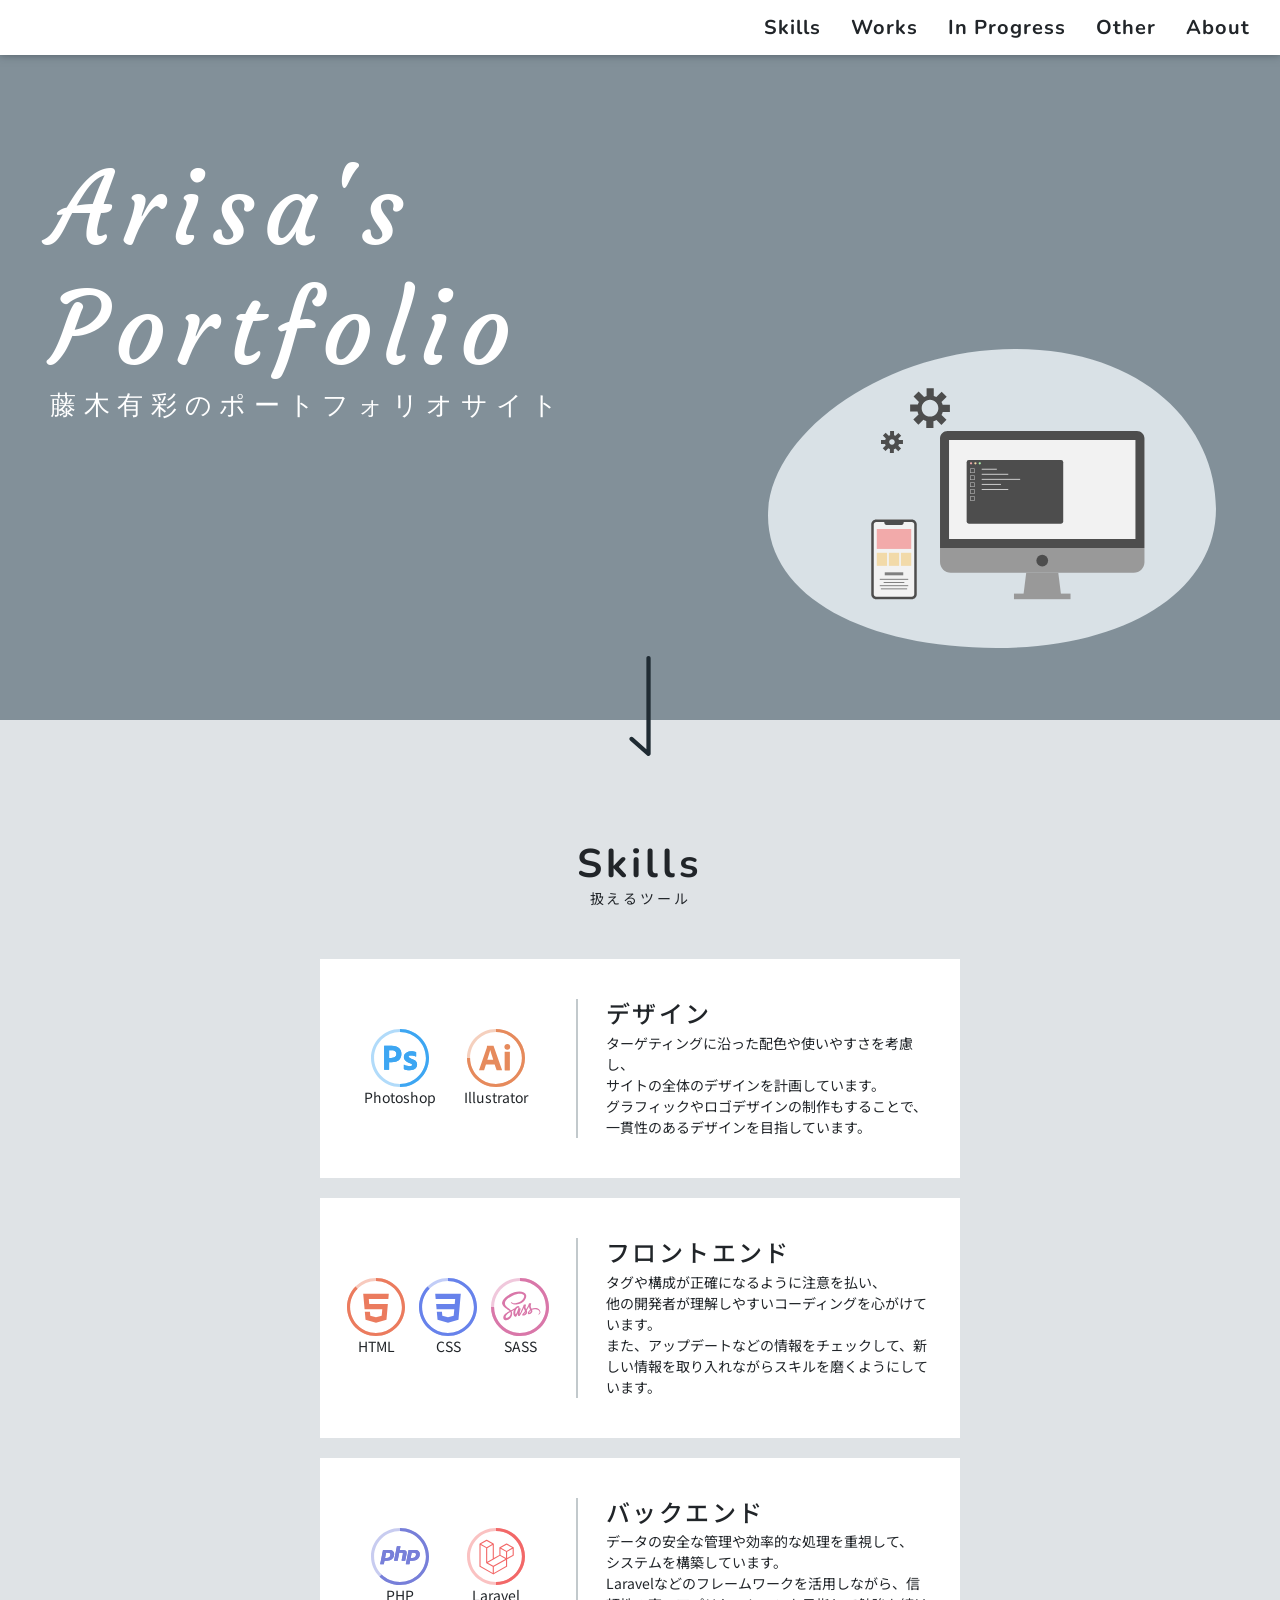
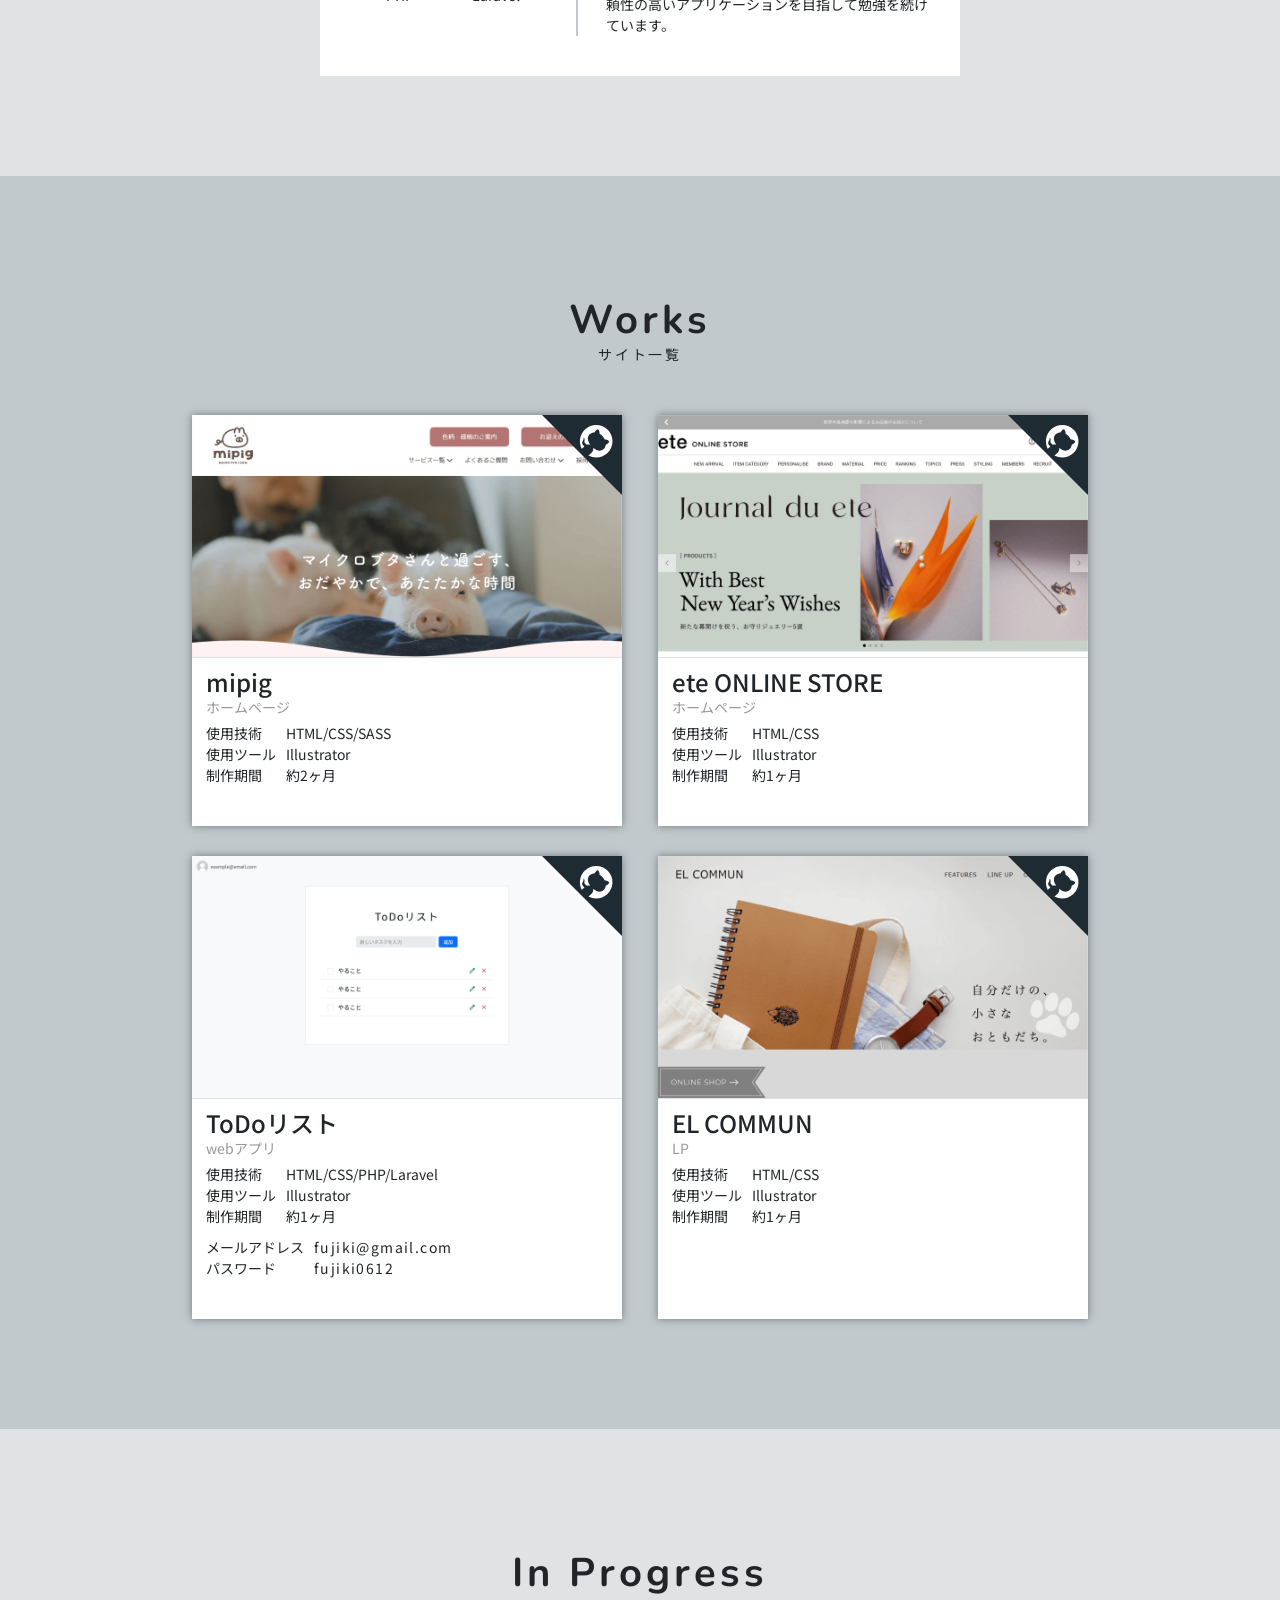
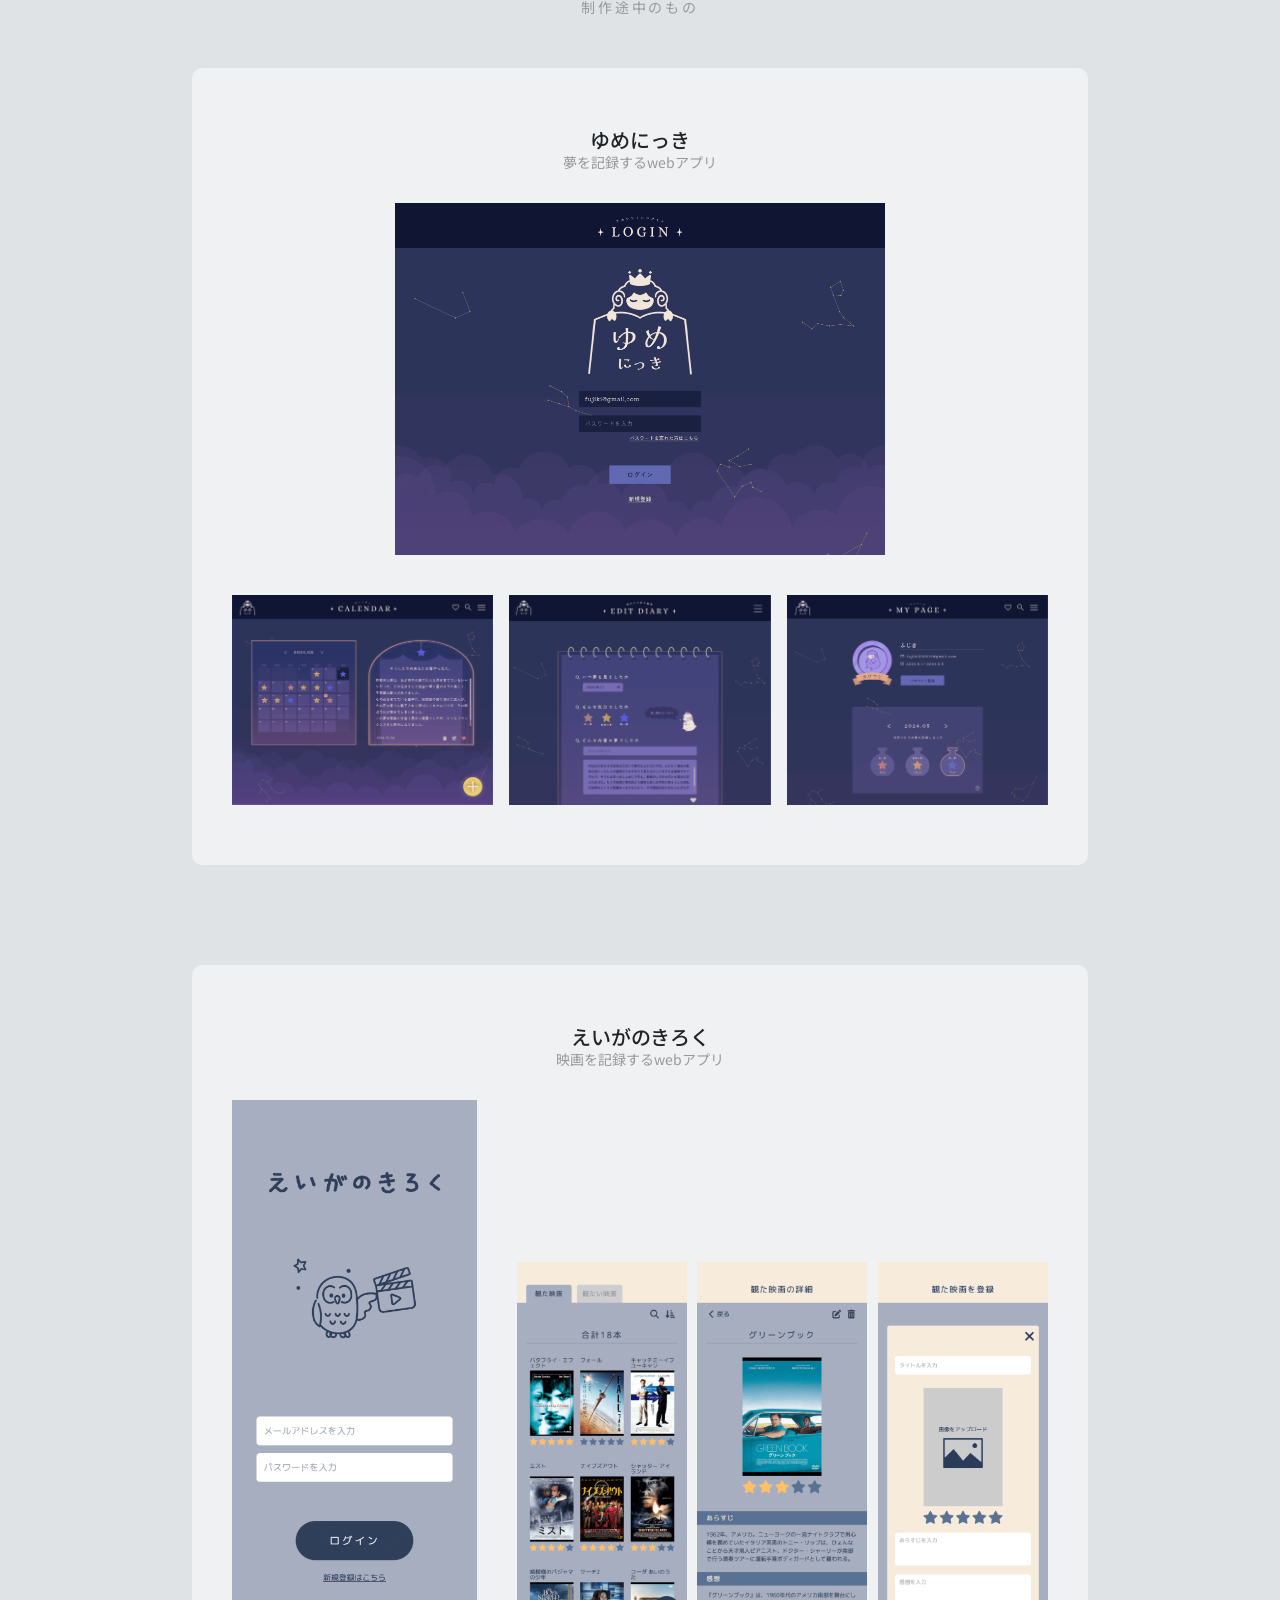
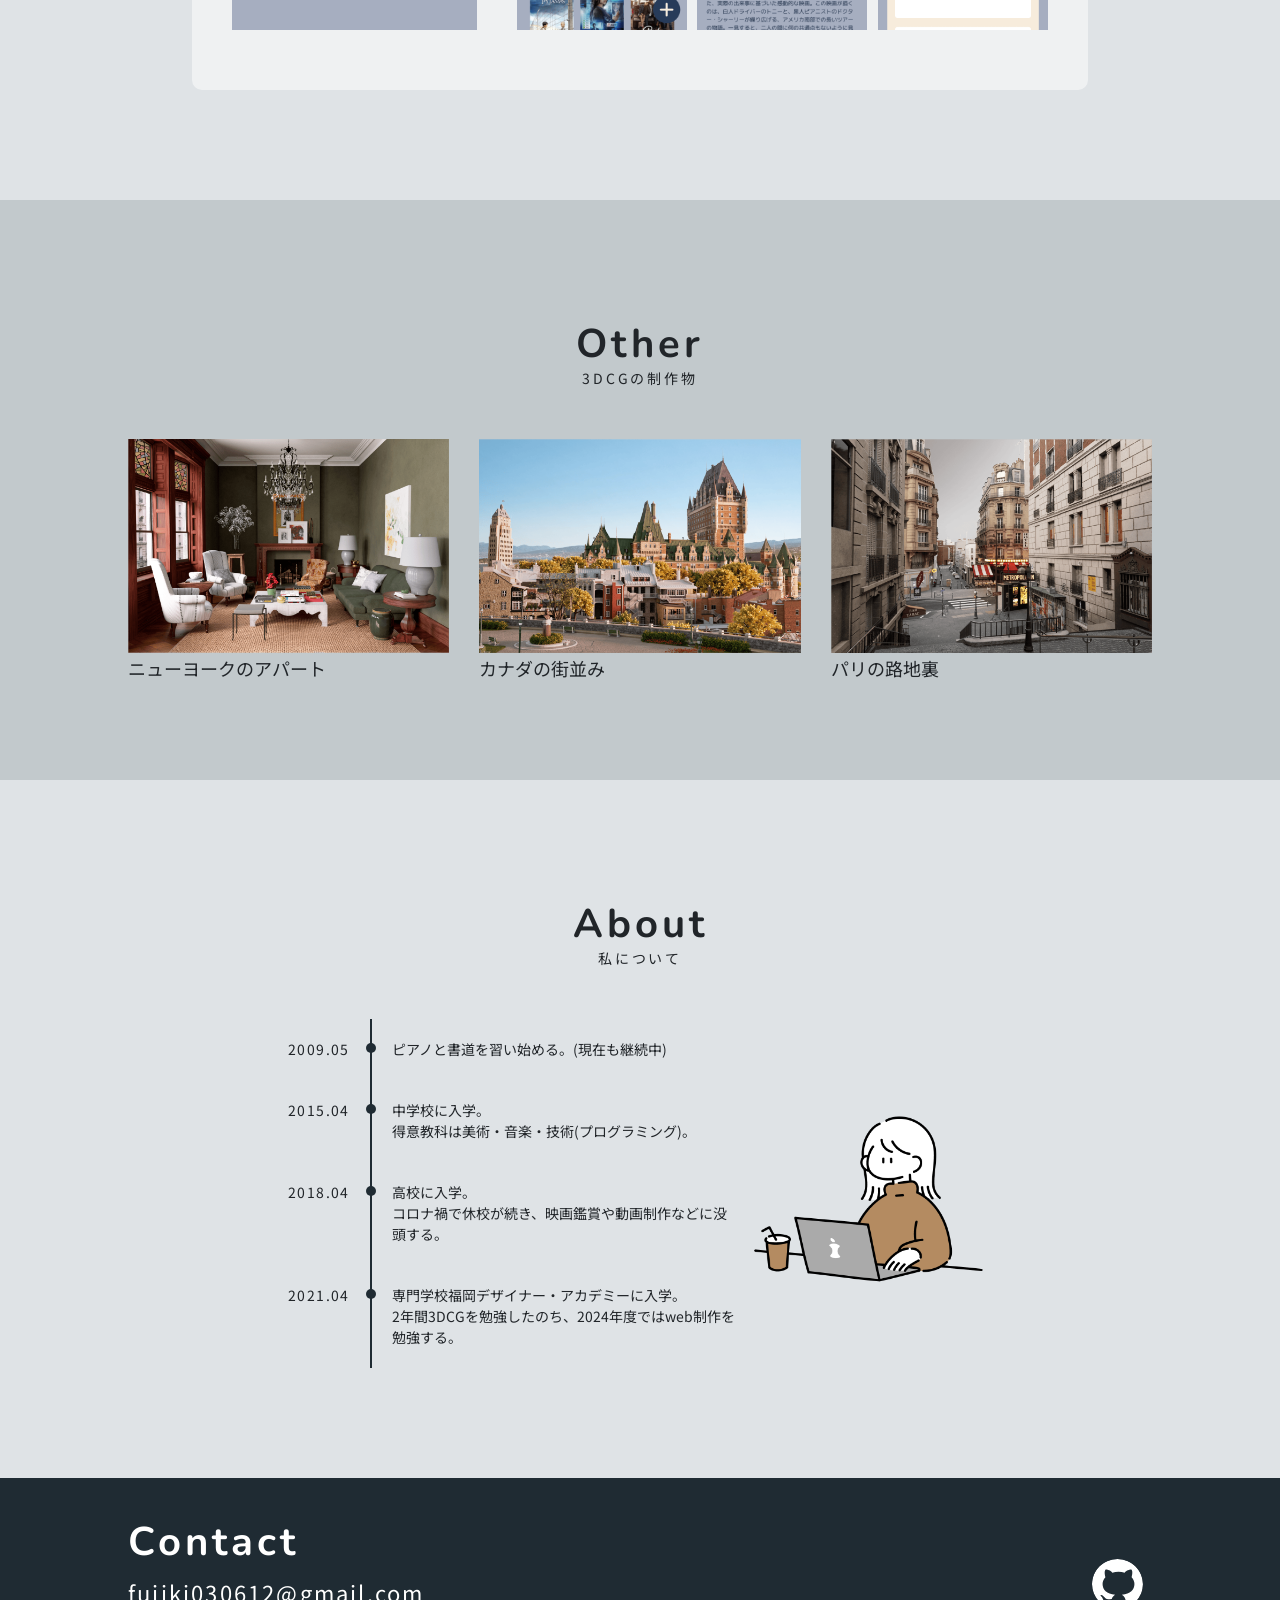
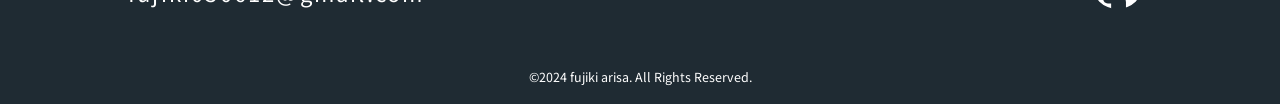
<file: index.html>
<!DOCTYPE html>
<html lang="ja">

<head>
    <meta charset="UTF-8">
    <meta name="viewport" content="width=device-width, initial-scale=1.0">
    <title>Fujiki's Portfolio</title>
    <!-- bootstrap -->
    <link href="https://cdn.jsdelivr.net/npm/bootstrap@5.3.0/dist/css/bootstrap.min.css" rel="stylesheet"
        integrity="sha384-9ndCyUaIbzAi2FUVXJi0CjmCapSmO7SnpJef0486qhLnuZ2cdeRhO02iuK6FUUVM" crossorigin="anonymous">
    <!-- css -->
    <link rel="stylesheet" href="/assets/css/style.css">
    <!-- google fonts -->
    <link rel="preconnect" href="https://fonts.googleapis.com">
    <link rel="preconnect" href="https://fonts.gstatic.com" crossorigin>
    <link
        href="https://fonts.googleapis.com/css2?family=Noto+Sans+JP:wght@100..900&family=Nunito:wght@200..1000&family=Courgette&display=swap"
        rel="stylesheet">
</head>

<body>

    <!--========== header ==========-->
    <header class="position-relative">
        <!-- navigation -->
        <nav>
            <ul
                class="list-unstyled d-flex justify-content-evenly justify-content-lg-end align-items-center position-fixed bg-white w-100 my-0 mx-auto pe-lg-5">
                <li>
                    <a href="#skills" class="text-dark">
                        Skills
                    </a>
                </li>
                <li>
                    <a href="#works" class="text-dark">
                        Works
                    </a>
                </li>
                <li>
                    <a href="#progress" class="text-dark">
                        In Progress
                    </a>
                </li>
                <li>
                    <a href="#other" class="text-dark">
                        Other
                    </a>
                </li>
                <li>
                    <a href="#about" class="text-dark">
                        About
                    </a>
                </li>
            </ul>
        </nav>

        <!-- title -->
        <h1 class="position-absolute text-white mb-0">
            <p class="mb-0">Arisa's</p>
            <p class="mb-0">Portfolio</p>
            <span class="mb-0">藤木有彩のポートフォリオサイト</span>
        </h1>

        <!-- illust & arrow -->
        <img src="/assets/images/cover/cover.svg" alt="" class="illust position-absolute">
        <a href="#skills"><img src="/assets/images/cover/arrow.svg" alt=""
                class="arrow position-absolute d-inline-block m-auto"></a>
    </header>

    <!--========== skill ==========-->
    <main>
        <section id="skills">
            <h2 class="mb-0">Skills</h2>
            <p class="text-center mb-0">扱えるツール</p>

            <ul class="list-unstyled mx-auto mb-0">
                <!-- design -->
                <li class="bg-white">
                    <figure class="d-flex flex-column flex-lg-row mb-0">
                        <div class="d-flex justify-content-evenly align-items-center">
                            <div class="d-flex flex-column align-items-center">
                                <img src="/assets/images/skills/img_photo.svg" alt="" class="icon">
                                <p class="text-center mb-0">Photoshop</p>
                            </div>
                            <div class="d-flex flex-column align-items-center">
                                <img src="/assets/images/skills/img_illust.svg" alt="" class="icon">
                                <p class="text-center mb-0">Illustrator</p>
                            </div>
                        </div>

                        <figcaption class="d-flex flex-column justify-content-between">
                            <h3>デザイン</h3>
                            <div>
                                <p class="mb-0">ターゲティングに沿った配色や使いやすさを考慮し、<br>サイトの全体のデザインを計画しています。</p>
                                <p class="mb-0">グラフィックやロゴデザインの制作もすることで、一貫性のあるデザインを目指しています。</p>
                            </div>
                        </figcaption>
                    </figure>
                </li>

                <!-- front end -->
                <li class="bg-white">
                    <figure class="d-flex flex-column flex-lg-row mb-0">
                        <div class="d-flex justify-content-evenly align-items-center">
                            <div>
                                <img src="/assets/images/skills/img_html.svg" alt="" class="icon">
                                <p class="text-center mb-0">HTML</p>
                            </div>
                            <div>
                                <img src="/assets/images/skills/img_css.svg" alt="" class="icon">
                                <p class="text-center mb-0">CSS</p>
                            </div>
                            <div>
                                <img src="/assets/images/skills/img_sass.svg" alt="" class="icon">
                                <p class="text-center mb-0">SASS</p>
                            </div>
                        </div>

                        <figcaption class="d-flex flex-column justify-content-between">
                            <h3>フロントエンド</h3>
                            <div>
                                <p class="mb-0">タグや構成が正確になるように注意を払い、<br>他の開発者が理解しやすいコーディングを心がけています。</p>
                                <p class="mb-0">また、アップデートなどの情報をチェックして、新しい情報を取り入れながらスキルを磨くようにしています。</p>
                            </div>
                        </figcaption>
                    </figure>
                </li>

                <!-- back end -->
                <li class="bg-white">
                    <figure class="d-flex flex-column flex-lg-row mb-0">
                        <div class="d-flex justify-content-evenly align-items-center">
                            <div>
                                <img src="/assets/images/skills/img_php.svg" alt="" class="icon">
                                <p class="text-center mb-0">PHP</p>
                            </div>
                            <div>
                                <img src="/assets/images/skills/img_laravel.svg" alt="" class="icon">
                                <p class="text-center mb-0">Laravel</p>
                            </div>
                        </div>

                        <figcaption class="d-flex flex-column justify-content-between">
                            <h3>バックエンド</h3>
                            <div>
                                <p class="mb-0">データの安全な管理や効率的な処理を重視して、<br>システムを構築しています。</p>
                                <p class="mb-0">Laravelなどのフレームワークを活用しながら、信頼性の高いアプリケーションを目指して勉強を続けています。</p>
                            </div>
                        </figcaption>
                    </figure>
                </li>
            </ul>
        </section>

        <!--========== works ==========-->
        <section id="works">
            <h2 class="mb-0">Works</h2>
            <p class="text-center mb-0">サイト一覧</p>
            <div class="d-flex flex-wrap justify-content-between mx-auto flex-column flex-lg-row">
                <!-- mipig -->
                <figure class="bg-white">
                    <div class="position-relative">
                        <a href="https://mipig.netlify.app/" class="preview">
                            <img src="assets/images/works/img_02.png" alt="">
                            <span
                                class="open w-100 h-100 position-absolute top-0 end-0 d-flex justify-content-center align-items-center text-white">OPEN</span>
                        </a>
                        <a href="https://github.com/FujikiArisa/mipig" class="github">
                            <img src="/assets/images/works/github.svg" alt="" class="position-absolute top-0">
                        </a>
                    </div>

                    <figcaption>
                        <div>
                            <h3 class="mb-0">mipig</h3>
                            <p>ホームページ</p>
                            <dl class="detail">
                                <div>
                                    <dt class="d-inline-block">使用技術</dt>
                                    <dd class="d-inline">HTML/CSS/SASS</dd>
                                </div>
                                <div>
                                    <dt class="d-inline-block">使用ツール</dt>
                                    <dd class="d-inline">Illustrator</dd>
                                </div>
                                <div>
                                    <dt class="d-inline-block">制作期間</dt>
                                    <dd class="d-inline">約2ヶ月</dd>
                                </div>
                            </dl>
                        </div>
                    </figcaption>
                </figure>

                <!-- ete online store -->
                <figure class="bg-white">
                    <div class="position-relative">
                        <a href="https://ete-online-original.netlify.app/" class="preview">
                            <img src="assets/images/works/img_01.png" alt="">
                            <span
                                class="open w-100 h-100 position-absolute top-0 end-0 d-flex justify-content-center align-items-center text-white">OPEN</span>
                        </a>
                        <a href="https://github.com/FujikiArisa/ete-online-original" class="github">
                            <img src="/assets/images/works/github.svg" alt="" class="position-absolute top-0">
                        </a>
                    </div>

                    <figcaption>
                        <div class="bg-white">
                            <h3 class="mb-0">ete ONLINE STORE</h3>
                            <p>ホームページ</p>
                            <dl class="detail">
                                <div>
                                    <dt class="d-inline-block">使用技術</dt>
                                    <dd class="d-inline">HTML/CSS</dd>
                                </div>
                                <div>
                                    <dt class="d-inline-block">使用ツール</dt>
                                    <dd class="d-inline">Illustrator</dd>
                                </div>
                                <div>
                                    <dt class="d-inline-block">制作期間</dt>
                                    <dd class="d-inline">約1ヶ月</dd>
                                </div>
                            </dl>
                        </div>
                    </figcaption>
                </figure>

                <!-- todo list -->
                <figure class="bg-white">
                    <div class="position-relative">
                        <a href="https://todo.fujiki.design-academy.fukuoka.jp/login" class="preview">
                            <img src="assets/images/works/img_05.png" alt="">
                            <span
                                class="open w-100 h-100 position-absolute top-0 end-0 d-flex justify-content-center align-items-center text-white">OPEN</span>
                        </a>
                        <a href="https://github.com/FujikiArisa/todo" class="github">
                            <img src="/assets/images/works/github.svg" alt="" class="position-absolute top-0"></a>
                    </div>

                    <figcaption>
                        <div class="bg-white">
                            <h3 class="mb-0">ToDoリスト</h3>
                            <p>webアプリ</p>
                            <dl class="detail">
                                <div>
                                    <dt class="d-inline-block">使用技術</dt>
                                    <dd class="d-inline">HTML/CSS/PHP/Laravel</dd>
                                </div>
                                <div>
                                    <dt class="d-inline-block">使用ツール</dt>
                                    <dd class="d-inline">Illustrator</dd>
                                </div>
                                <div>
                                    <dt class="d-inline-block">制作期間</dt>
                                    <dd class="d-inline">約1ヶ月</dd>
                                </div>
                            </dl>
                            <dl class="login">
                                <div>
                                    <dt class="d-inline-block">メールアドレス</dt>
                                    <dd class="d-inline">fujiki@gmail.com</dd>
                                </div>
                                <div>
                                    <dt class="d-inline-block">パスワード</dt>
                                    <dd class="d-inline">fujiki0612</dd>
                                </div>
                            </dl>
                        </div>
                    </figcaption>
                </figure>

                <!-- el commun -->
                <figure class="bg-white">
                    <div class="position-relative">
                        <a href="https://elcommun-pointnote.netlify.app/" class="preview">
                            <img src="assets/images/works/img_03.png" alt="">
                            <span
                                class="open w-100 h-100 position-absolute top-0 end-0 d-flex justify-content-center align-items-center text-white">OPEN</span>
                        </a>
                        <a href="https://github.com/FujikiArisa/mipig" class="github">
                            <img src="/assets/images/works/github.svg" alt="" class="position-absolute top-0">
                        </a>
                    </div>

                    <figcaption>
                        <div class="bg-white">
                            <h3 class="mb-0">EL COMMUN</h3>
                            <p>LP</p>
                            <dl class="detail">
                                <div>
                                    <dt class="d-inline-block">使用技術</dt>
                                    <dd class="d-inline">HTML/CSS</dd>
                                </div>
                                <div>
                                    <dt class="d-inline-block">使用ツール</dt>
                                    <dd class="d-inline">Illustrator</dd>
                                </div>
                                <div>
                                    <dt class="d-inline-block">制作期間</dt>
                                    <dd class="d-inline">約1ヶ月</dd>
                                </div>
                            </dl>
                        </div>
                    </figcaption>
                </figure>

            </div>
        </section>
        <!--========== in progress ==========-->
        <section id="progress">
            <h2 class="mb-0">In Progress</h2>
            <p class="text-center mb-0">制作途中のもの</p>

            <ul class="list-unstyled mx-auto">
                <li class="pc">
                    <h3 class="text-center mb-0">ゆめにっき</h3>
                    <p class="text-center">夢を記録するwebアプリ</p>
                    <div class="d-flex flex-column">
                        <img src="/assets/images/progress/dream/img_01.png" alt="" class="cover d-block mx-auto">
                        <ul class="list-unstyled detail d-flex justify-content-between align-items-end">
                            <li><img src="/assets/images/progress/dream/img_02.png" alt=""></li>
                            <li><img src="/assets/images/progress/dream/img_03.png" alt=""></li>
                            <li><img src="/assets/images/progress/dream/img_04.png" alt=""></li>
                        </ul>
                    </div>
                </li>

                <li class="sp">
                    <h3 class="text-center mb-0">えいがのきろく</h3>
                    <p class="text-center">映画を記録するwebアプリ</p>
                    <div class="d-flex">
                        <img src="/assets/images/progress/movie/img_01.png" alt="" class="cover d-block mx-auto">
                        <ul class="list-unstyled detail d-flex justify-content-between align-items-end">
                            <li><img src="/assets/images/progress/movie/img_02.png" alt=""></li>
                            <li><img src="/assets/images/progress/movie/img_03.png" alt=""></li>
                            <li><img src="/assets/images/progress/movie/img_04.png" alt=""></li>
                        </ul>
                    </div>
                </li>
            </ul>
        </section>

        <!--========== other works ==========-->
        <section id="other">
            <h2 class="mb-0">Other</h2>
            <p class="text-center mb-0">3DCGの制作物</p>

            <ul class="list-unstyled mx-auto d-flex flex-column flex-lg-row mb-0">
                <li>
                    <img src="/assets/images/otherworks/img_01.png" alt="">
                    <h3 class="mb-0 mt-2">ニューヨークのアパート</h3>
                </li>
                <li>
                    <img src="/assets/images/otherworks/img_02.png" alt="">
                    <h3 class="mb-0 mt-2">カナダの街並み</h3>
                </li>
                <li>
                    <img src="/assets/images/otherworks/img_03.png" alt="">
                    <h3 class="mb-0 mt-2">パリの路地裏</h3>
                </li>
            </ul>
        </section>

        <!--========== about me ==========-->
        <section id="about">
            <h2 class="mb-0">About</h2>
            <p class="text-center mb-0">私について</p>

            <div class="mx-auto d-flex justify-content-between align-items-center flex-column-reverse flex-lg-row">
                <ul class="list-unstyled">
                    <li class="d-flex">
                        <time datetime="2009-05">2009.05</time>
                        <div class="timeline-content">
                            <p class="mb-0">ピアノと書道を習い始める。(現在も継続中)</p>
                        </div>
                    </li>
                    <li class="d-flex">
                        <time datetime="2015-04">2015.04</time>
                        <div class="timeline-content">
                            <p class="mb-0">中学校に入学。</p>
                            <p class="mb-0">得意教科は美術・音楽・技術(プログラミング)。</p>
                        </div>
                    </li>
                    <li class="d-flex">
                        <time datetime="2018-04">2018.04</time>
                        <div class="timeline-content">
                            <p class="mb-0">高校に入学。</p>
                            <p class="mb-0">コロナ禍で休校が続き、映画鑑賞や動画制作などに没頭する。</p>
                        </div>
                    </li>
                    <li class="d-flex">
                        <time datetime="2021-04">2021.04</time>
                        <div class="timeline-content">
                            <p class="mb-0">専門学校福岡デザイナー・アカデミーに入学。</p>
                            <p class="mb-0">2年間3DCGを勉強したのち、2024年度ではweb制作を勉強する。</p>
                        </div>
                    </li>
                </ul>
                <img src="/assets/images/about/img_01.png" alt="">
            </div>
        </section>

        <!--========== footer ==========-->
        <footer class="text-white">
            <div class="position-relative mx-auto">
                <h2 class="text-start mb-0">Contact</h2>
                <p class="mx-auto mb-0">fujiki030612@gmail.com</p>
                <a href="https://github.com/FujikiArisa" class="position-absolute end-0 bottom-0 rounded-circle">
                    <img src="/assets/images/common/github.svg" alt="" class="rounded-circle">
                </a>
            </div>
            <h6 class="text-center mb-0 fs-5">©︎2024 fujiki arisa. All Rights Reserved.</h6>
        </footer>
    </main>
</body>

</html>
</file>
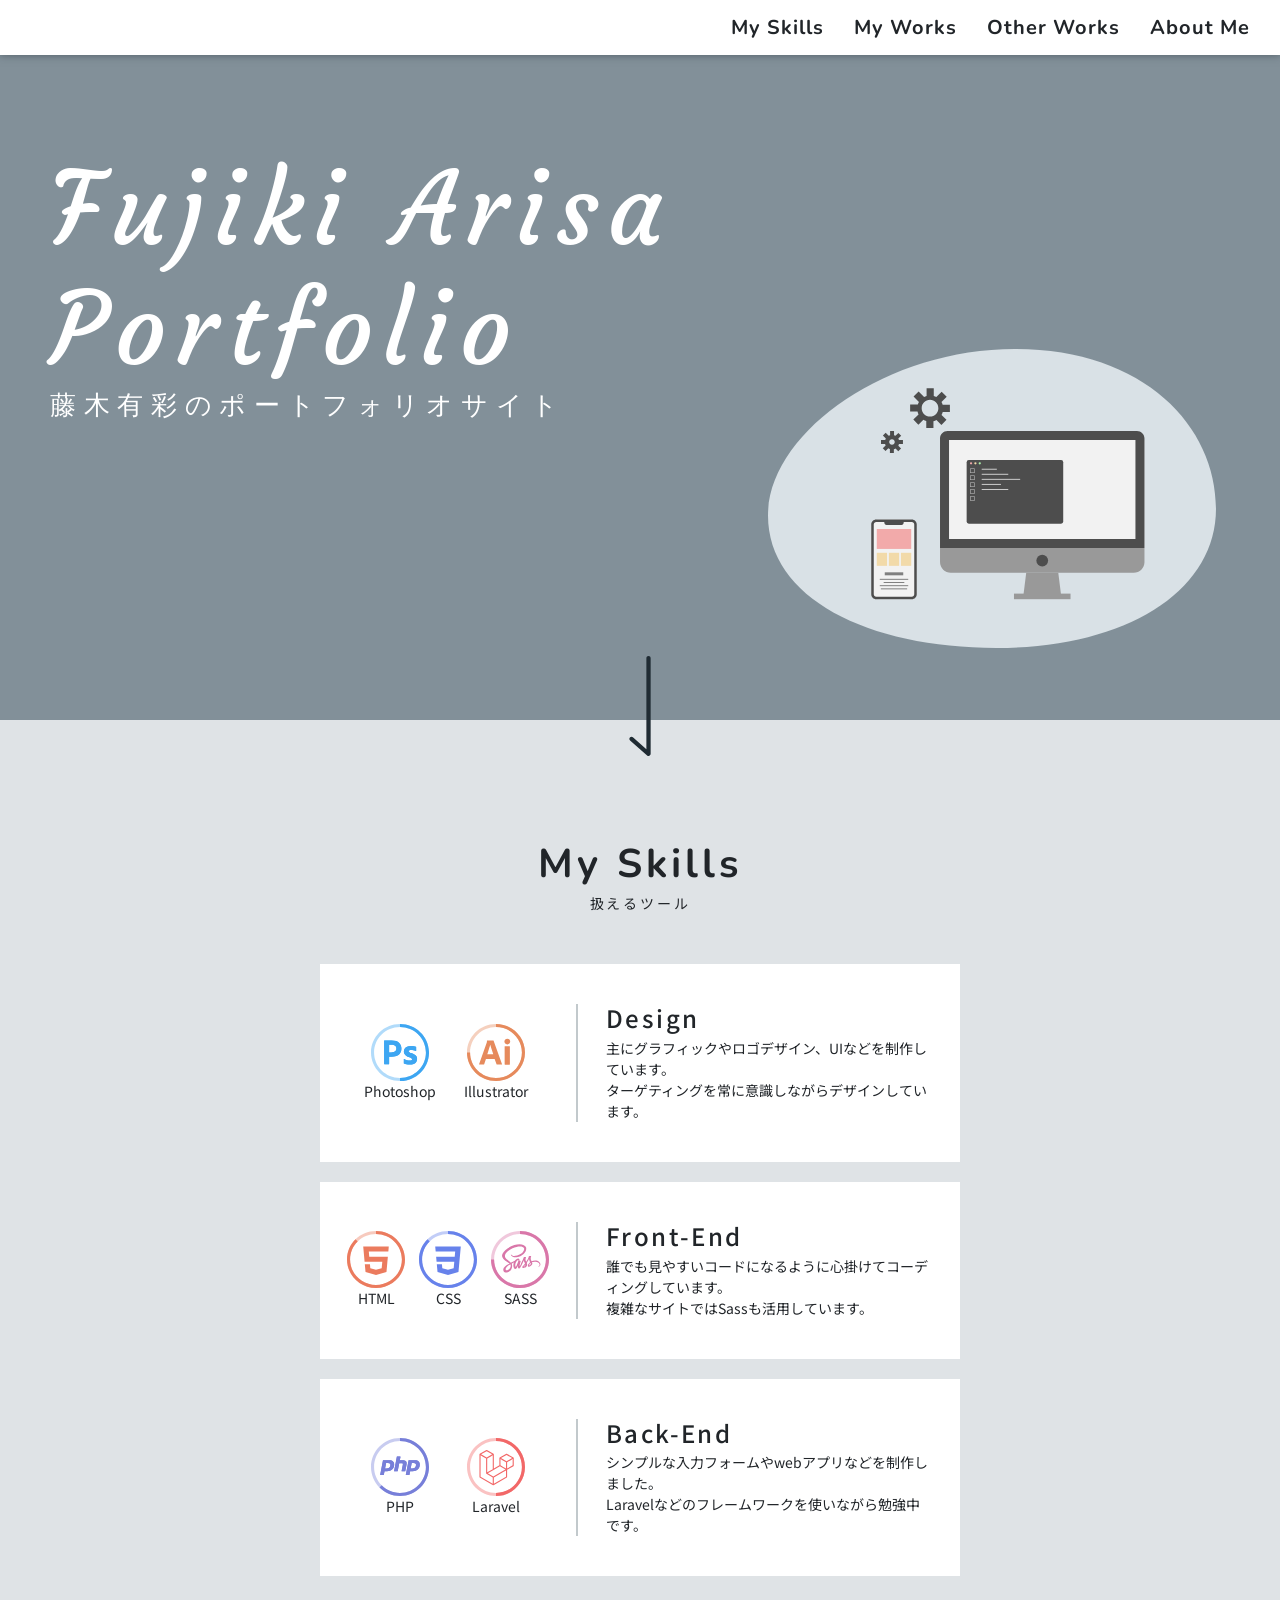
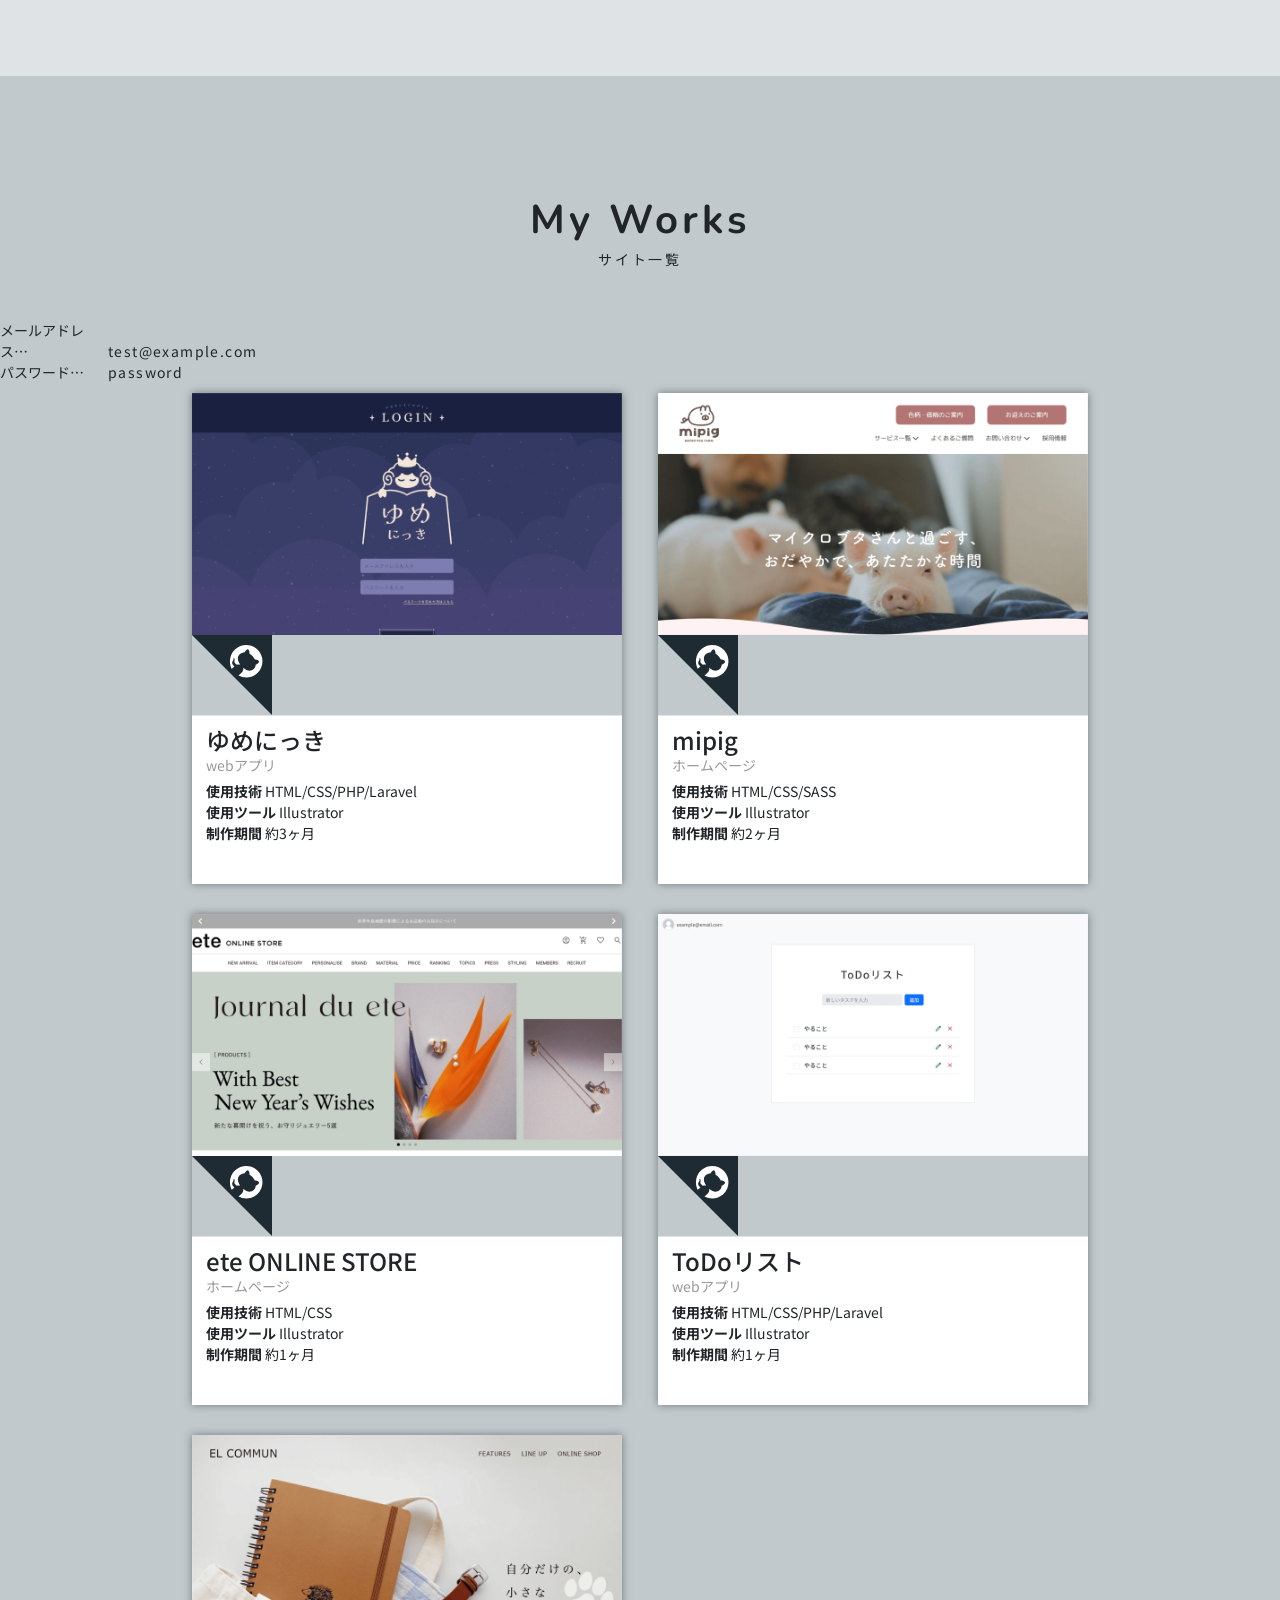
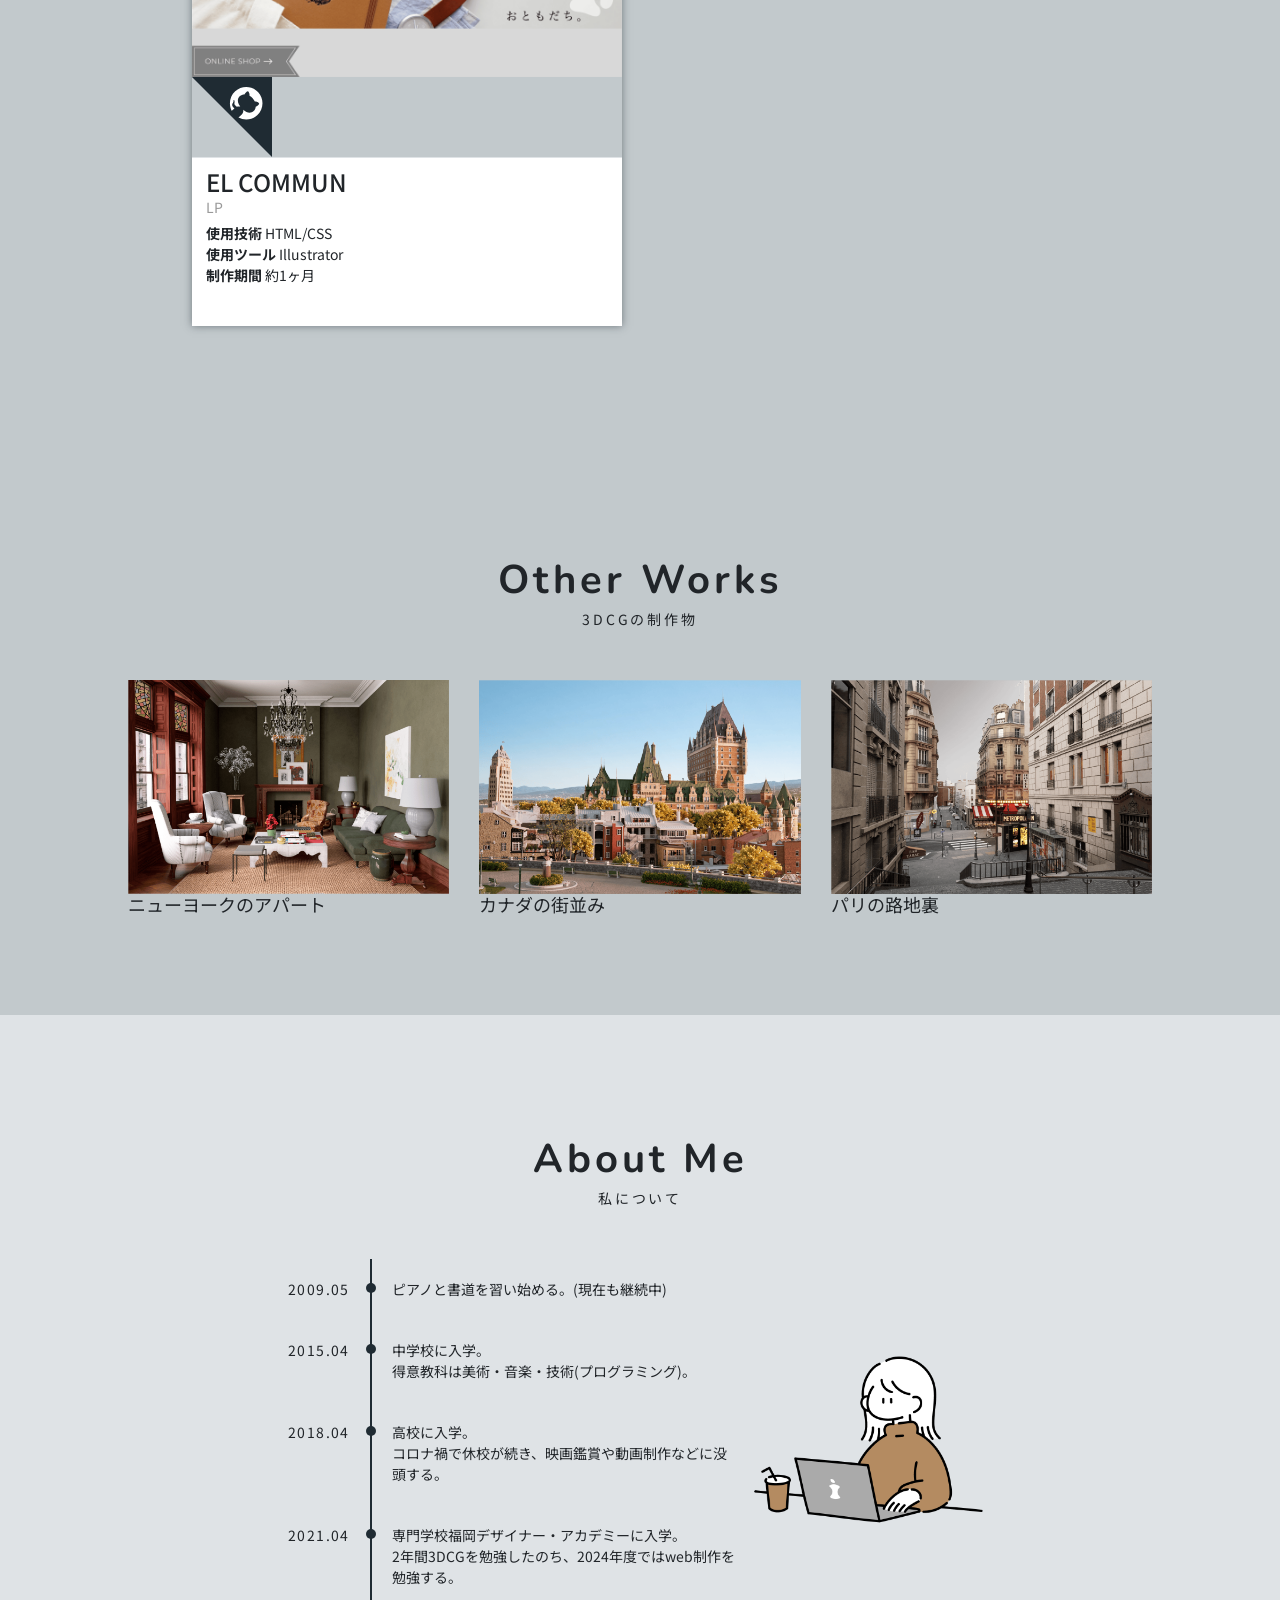
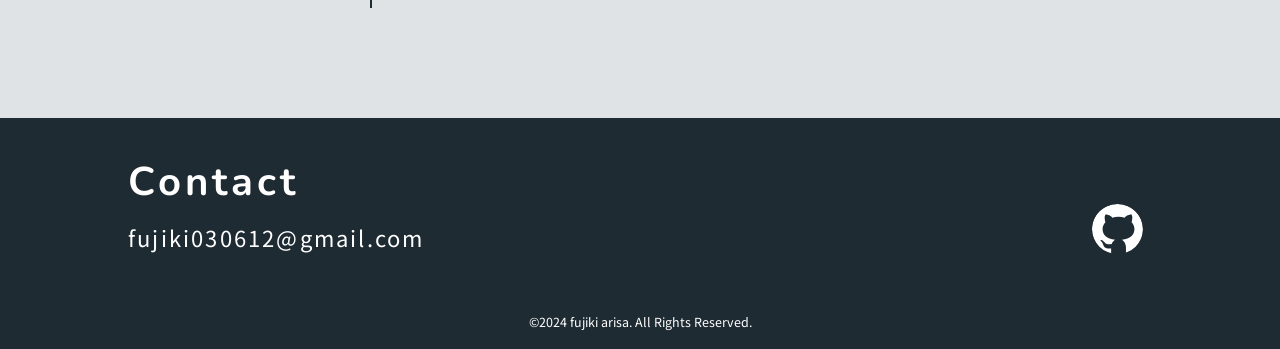
<file: portfolio_fujiki/index.html>
<!DOCTYPE html>
<html lang="ja">

<head>
    <meta charset="UTF-8">
    <meta name="viewport" content="width=device-width, initial-scale=1.0">
    <title>Fujiki's Portfolio</title>
    <!-- bootstrap -->
    <link href="https://cdn.jsdelivr.net/npm/bootstrap@5.3.0/dist/css/bootstrap.min.css" rel="stylesheet"
        integrity="sha384-9ndCyUaIbzAi2FUVXJi0CjmCapSmO7SnpJef0486qhLnuZ2cdeRhO02iuK6FUUVM" crossorigin="anonymous">
    <!-- css -->
    <link rel="stylesheet" href="/assets/css/style.css">
    <!-- google fonts -->
    <link rel="preconnect" href="https://fonts.googleapis.com">
    <link rel="preconnect" href="https://fonts.gstatic.com" crossorigin>
    <link
        href="https://fonts.googleapis.com/css2?family=Noto+Sans+JP:wght@100..900&family=Nunito:wght@200..1000&family=Courgette&display=swap"
        rel="stylesheet">
</head>

<body>

    <!--========== header ==========-->
    <header class="position-relative">
        <!-- background image -->
        <!-- <img src="/assets/images/cover/bg-color.svg" alt="" class="bg position-absolute top-0 left-0"> -->

        <!-- navigation -->
        <nav>
            <ul
                class="list-unstyled d-flex justify-content-evenly justify-content-lg-end align-items-center position-fixed bg-white w-100 my-0 mx-auto pe-lg-5">
                <li>
                    <a href="#skills" class="text-dark">
                        My Skills
                    </a>
                </li>
                <li>
                    <a href="#works" class="text-dark">
                        My Works
                    </a>
                </li>
                <li>
                    <a href="#other" class="text-dark">
                        Other Works
                    </a>
                </li>
                <li>
                    <a href="#about" class="text-dark">
                        About Me
                    </a>
                </li>
            </ul>
        </nav>

        <!-- title -->
        <h1 class="position-absolute text-white mb-0">
            <p class="mb-0">Fujiki Arisa</p>
            <p class="mb-0">Portfolio</p>
            <span class="mb-0">藤木有彩のポートフォリオサイト</span>
        </h1>

        <!-- illust & arrow -->
        <img src="/assets/images/cover/cover.svg" alt="" class="illust position-absolute">
        <a href="#skills"><img src="/assets/images/cover/arrow.svg" alt=""
                class="arrow position-absolute d-inline-block m-auto"></a>
    </header>

    <!--========== skill ==========-->
    <main>
        <section id="skills">
            <h2>My Skills</h2>
            <p class="text-center mb-0">扱えるツール</p>

            <ul class="list-unstyled mx-auto mb-0">
                <!-- design -->
                <li class="bg-white">
                    <figure class="d-flex flex-column flex-lg-row mb-0">
                        <div class="d-flex justify-content-evenly align-items-center">
                            <div class="d-flex flex-column align-items-center">
                                <img src="/assets/images/skills/img_photo.svg" alt="" class="icon">
                                <p class="text-center mb-0">Photoshop</p>
                            </div>
                            <div class="d-flex flex-column align-items-center">
                                <img src="/assets/images/skills/img_illust.svg" alt="" class="icon">
                                <p class="text-center mb-0">Illustrator</p>
                            </div>
                        </div>

                        <figcaption class="d-flex flex-column justify-content-between">
                            <h3>Design</h3>
                            <div>
                                <p class="mb-0">主にグラフィックやロゴデザイン、UIなどを制作しています。</p>
                                <p class="mb-0">ターゲティングを常に意識しながらデザインしています。</p>
                            </div>
                        </figcaption>
                    </figure>
                </li>

                <!-- front end -->
                <li class="bg-white">
                    <figure class="d-flex flex-column flex-lg-row mb-0">
                        <div class="d-flex justify-content-evenly align-items-center">
                            <div>
                                <img src="/assets/images/skills/img_html.svg" alt="" class="icon">
                                <p class="text-center mb-0">HTML</p>
                            </div>
                            <div>
                                <img src="/assets/images/skills/img_css.svg" alt="" class="icon">
                                <p class="text-center mb-0">CSS</p>
                            </div>
                            <div>
                                <img src="/assets/images/skills/img_sass.svg" alt="" class="icon">
                                <p class="text-center mb-0">SASS</p>
                            </div>
                        </div>

                        <figcaption class="d-flex flex-column justify-content-between">
                            <h3>Front-End</h3>
                            <div>
                                <p class="mb-0">誰でも見やすいコードになるように心掛けてコーディングしています。</p>
                                <p class="mb-0">複雑なサイトではSassも活用しています。</p>
                            </div>
                        </figcaption>
                    </figure>
                </li>

                <!-- back end -->
                <li class="bg-white">
                    <figure class="d-flex flex-column flex-lg-row mb-0">
                        <div class="d-flex justify-content-evenly align-items-center">
                            <div>
                                <img src="/assets/images/skills/img_php.svg" alt="" class="icon">
                                <p class="text-center mb-0">PHP</p>
                            </div>
                            <div>
                                <img src="/assets/images/skills/img_laravel.svg" alt="" class="icon">
                                <p class="text-center mb-0">Laravel</p>
                            </div>
                        </div>

                        <figcaption class="d-flex flex-column justify-content-between">
                            <h3>Back-End</h3>
                            <div>
                                <p class="mb-0">シンプルな入力フォームやwebアプリなどを制作しました。</p>
                                <p class="mb-0">Laravelなどのフレームワークを使いながら勉強中です。</p>
                            </div>
                        </figcaption>
                    </figure>
                </li>
            </ul>
        </section>

        <!--========== works ==========-->
        <section id="works">
            <h2>My Works</h2>
            <p class="text-center mb-0">サイト一覧</p>
            <dl class="login mx-auto">
                <div>
                    <dt class="d-inline-block">メールアドレス…</dt>
                    <dd class="d-inline">test@example.com</dd>
                </div>
                <div>
                    <dt class="d-inline-block">パスワード…</dt>
                    <dd class="d-inline">password</dd>
                </div>
            </dl>

            <div class="d-flex flex-wrap justify-content-between mx-auto flex-column flex-lg-row">
                <!-- dream diary -->
                <figure>
                    <div class="position-relative">
                        <a href="#" class="preview"><img src="assets/images/works/img_04.png" alt=""></a>
                        <a href="https://github.com/FujikiArisa/dream-diary" class="github"><img
                                src="/assets/images/works/github.svg" alt=""></a>
                    </div>

                    <figcaption>
                        <div class="bg-white">
                            <h3 class="mb-0">ゆめにっき</h3>
                            <p>webアプリ</p>
                            <dl>
                                <div>
                                    <dt class="d-inline-block">使用技術</dt>
                                    <dd class="d-inline">HTML/CSS/PHP/Laravel</dd>
                                </div>
                                <div>
                                    <dt class="d-inline-block">使用ツール</dt>
                                    <dd class="d-inline">Illustrator</dd>
                                </div>
                                <div>
                                    <dt class="d-inline-block">制作期間</dt>
                                    <dd class="d-inline">約3ヶ月</dd>
                                </div>
                            </dl>
                        </div>
                    </figcaption>
                </figure>

                <!-- mipig -->
                <figure>
                    <div class="position-relative">
                        <a href="https://mipig.netlify.app/" class="preview">
                            <img src="assets/images/works/img_02.png" alt="">
                            <span
                                class="open w-100 h-100 position-absolute top-0 end-0 d-flex justify-content-center align-items-center text-white">OPEN</span>
                        </a>
                        <a href="https://github.com/FujikiArisa/mipig" class="github">
                            <img src="/assets/images/works/github.svg" alt="">
                        </a>
                    </div>

                    <figcaption>
                        <div class="bg-white">
                            <h3 class="mb-0">mipig</h3>
                            <p>ホームページ</p>
                            <dl>
                                <div>
                                    <dt class="d-inline-block">使用技術</dt>
                                    <dd class="d-inline">HTML/CSS/SASS</dd>
                                </div>
                                <div>
                                    <dt class="d-inline-block">使用ツール</dt>
                                    <dd class="d-inline">Illustrator</dd>
                                </div>
                                <div>
                                    <dt class="d-inline-block">制作期間</dt>
                                    <dd class="d-inline">約2ヶ月</dd>
                                </div>
                            </dl>
                        </div>
                    </figcaption>
                </figure>

                <!-- ete online store -->
                <figure>
                    <div class="position-relative">
                        <a href="https://ete-online-original.netlify.app/" class="preview">
                            <img src="assets/images/works/img_01.png" alt="">
                            <span
                                class="open w-100 h-100 position-absolute top-0 end-0 d-flex justify-content-center align-items-center text-white">OPEN</span>
                        </a>
                        <a href="https://github.com/FujikiArisa/ete-online-original" class="github">
                            <img src="/assets/images/works/github.svg" alt="">
                        </a>
                    </div>

                    <figcaption>
                        <div class="bg-white">
                            <h3 class="mb-0">ete ONLINE STORE</h3>
                            <p>ホームページ</p>
                            <dl>
                                <div>
                                    <dt class="d-inline-block">使用技術</dt>
                                    <dd class="d-inline">HTML/CSS</dd>
                                </div>
                                <div>
                                    <dt class="d-inline-block">使用ツール</dt>
                                    <dd class="d-inline">Illustrator</dd>
                                </div>
                                <div>
                                    <dt class="d-inline-block">制作期間</dt>
                                    <dd class="d-inline">約1ヶ月</dd>
                                </div>
                            </dl>
                        </div>
                    </figcaption>
                </figure>

                <!-- todo list -->
                <figure>
                    <div class="position-relative">
                        <a href="#" class="preview"><img src="assets/images/works/img_05.png" alt=""></a>
                        <a href="https://github.com/FujikiArisa/todo" class="github"><img
                                src="/assets/images/works/github.svg" alt=""></a>
                    </div>

                    <figcaption>
                        <div class="bg-white">
                            <h3 class="mb-0">ToDoリスト</h3>
                            <p>webアプリ</p>
                            <dl>
                                <div>
                                    <dt class="d-inline-block">使用技術</dt>
                                    <dd class="d-inline">HTML/CSS/PHP/Laravel</dd>
                                </div>
                                <div>
                                    <dt class="d-inline-block">使用ツール</dt>
                                    <dd class="d-inline">Illustrator</dd>
                                </div>
                                <div>
                                    <dt class="d-inline-block">制作期間</dt>
                                    <dd class="d-inline">約1ヶ月</dd>
                                </div>
                            </dl>
                        </div>
                    </figcaption>
                </figure>

                <!-- el commun -->
                <figure class="position-relative">
                    <div>
                        <a href="https://elcommun-pointnote.netlify.app/" class="preview">
                            <img src="assets/images/works/img_03.png" alt="">
                            <span
                                class="open w-100 h-100 position-absolute top-0 end-0 d-flex justify-content-center align-items-center text-white">OPEN</span>
                        </a>
                        <a href="https://github.com/FujikiArisa/mipig" class="github">
                            <img src="/assets/images/works/github.svg" alt="">
                        </a>
                    </div>

                    <figcaption>
                        <div class="bg-white">
                            <h3 class="mb-0">EL COMMUN</h3>
                            <p>LP</p>
                            <dl>
                                <div>
                                    <dt class="d-inline-block">使用技術</dt>
                                    <dd class="d-inline">HTML/CSS</dd>
                                </div>
                                <div>
                                    <dt class="d-inline-block">使用ツール</dt>
                                    <dd class="d-inline">Illustrator</dd>
                                </div>
                                <div>
                                    <dt class="d-inline-block">制作期間</dt>
                                    <dd class="d-inline">約1ヶ月</dd>
                                </div>
                            </dl>
                        </div>
                    </figcaption>
                </figure>

            </div>
        </section>

        <!--========== other works ==========-->
        <section id="other">
            <h2>Other Works</h2>
            <p class="text-center mb-0">3DCGの制作物</p>

            <ul class="list-unstyled mx-auto d-flex flex-column flex-lg-row mb-0">
                <li>
                    <img src="/assets/images/otherworks/img_01.png" alt="">
                    <h3 class="mb-0">ニューヨークのアパート</h3>
                </li>
                <li>
                    <img src="/assets/images/otherworks/img_02.png" alt="">
                    <h3 class="mb-0">カナダの街並み</h3>
                </li>
                <li>
                    <img src="/assets/images/otherworks/img_03.png" alt="">
                    <h3 class="mb-0">パリの路地裏</h3>
                </li>
            </ul>
        </section>

        <!--========== about me ==========-->
        <section id="about">
            <h2>About Me</h2>
            <p class="text-center mb-0">私について</p>

            <div class="mx-auto d-flex justify-content-between align-items-center flex-column-reverse flex-lg-row">
                <ul class="list-unstyled">
                    <li class="d-flex">
                        <time datetime="2009-05">2009.05</time>
                        <div class="timeline-content">
                            <p class="mb-0">ピアノと書道を習い始める。(現在も継続中)</p>
                        </div>
                    </li>
                    <li class="d-flex">
                        <time datetime="2015-04">2015.04</time>
                        <div class="timeline-content">
                            <p class="mb-0">中学校に入学。</p>
                            <p class="mb-0">得意教科は美術・音楽・技術(プログラミング)。</p>
                        </div>
                    </li>
                    <li class="d-flex">
                        <time datetime="2018-04">2018.04</time>
                        <div class="timeline-content">
                            <p class="mb-0">高校に入学。</p>
                            <p class="mb-0">コロナ禍で休校が続き、映画鑑賞や動画制作などに没頭する。</p>
                        </div>
                    </li>
                    <li class="d-flex">
                        <time datetime="2021-04">2021.04</time>
                        <div class="timeline-content">
                            <p class="mb-0">専門学校福岡デザイナー・アカデミーに入学。</p>
                            <p class="mb-0">2年間3DCGを勉強したのち、2024年度ではweb制作を勉強する。</p>
                        </div>
                    </li>
                </ul>
                <img src="/assets/images/about/img_01.png" alt="">
            </div>
        </section>

        <!--========== footer ==========-->
        <footer class="text-white">
            <div class="position-relative mx-auto">
                <h2 class="text-start">Contact</h2>
                <p class="mx-auto mb-0">fujiki030612@gmail.com</p>
                <a href="https://github.com/FujikiArisa" class="position-absolute end-0 bottom-0 rounded-circle">
                    <img src="/assets/images/common/github.svg" alt="" class="rounded-circle">
                </a>
            </div>
            <h6 class="text-center mb-0 fs-5">©︎2024 fujiki arisa. All Rights Reserved.</h6>
        </footer>
    </main>
</body>

</html>
</file>
<file: assets/css/style.css>
:root {
    --transition: 0.2s ease;
    --bg-color-sub: #c2c9cc;
    --bg-color: #dfe3e6;
    --color-accent: #1f2b33;
    --box-shadow: 0 0 8px hsla(204, 24%, 16%, 0.5);
}

html {
    font-size: 62.5%;
}

img {
    width: 100%;
}

main {
    font-family: "Noto Sans JP", sans-serif;
    font-weight: 400;
    font-style: normal;
    font-size: clamp(1.2rem, 2vw, 1.4rem);
}

h2,
header ul,
#works .preview .open {
    font-family: "Nunito", sans-serif;
    font-weight: 700;
    font-style: normal;
    letter-spacing: .1em;
}

h2 {
    text-align: center;
    font-size: clamp(2.8rem, 4vw, 4rem);
    padding-block-start: clamp(6rem, 10vw, 12rem);
}

h2+.text-center {
    padding-block-end: clamp(2rem, 5vw, 5rem);
    letter-spacing: .2em;
}

section {
    padding-block-end: 10rem;
}

/*======= header =======*/

header {
    height: clamp(80vh, 80vh, 960px);
    background-color: #829099;
}

/* ナビゲーション */

header ul {
    gap: 3em;
    z-index: 9999;
    height: 5.5rem;
    box-shadow: var(--box-shadow);
}

header a {
    text-decoration: none;
    font-size: clamp(1.4rem, 3vw, 2rem);
}

header nav a:hover {
    text-decoration-skip-ink: none;
    text-decoration: underline;
}

/* ページタイトル */

header h1 {
    font-family: "Courgette", cursive;
    font-weight: 400;
    font-style: normal;

    inset: 6em auto auto 2em;
}

header h1 p {
    font-size: clamp(3rem, 10vw, 10rem);
    letter-spacing: .1em;
}

header h1 span {
    font-size: clamp(1rem, 2vw, 3rem);
    letter-spacing: .3em;
}

/* イラスト */

header .illust {
    inset: auto 5% 10% auto;
    width: clamp(300px, 35vw, 600px);
}

/* 矢印 */

header .arrow {
    inset: auto 0 -5% 0;
    height: clamp(50px, 10vw, 100px);
}

/*======= skills =======*/

#skills {
    background-color: var(--bg-color);
}

#skills ul {
    width: 50vw;
    max-width: 1000px;
}

#skills ul li:nth-child(n+2) {
    margin-block-start: 2rem;
}

#skills figure {
    padding-block: 4rem;
}

/* 左側 */

#skills figure>div {
    width: 40%;
    padding-inline: 2%;
}

/* 右側 */

#skills figure figcaption {
    width: 60%;
    border-left: 2px var(--bg-color-sub) solid;
    padding-inline: 2em;
}

/* アイコン */

#skills figure .text-center {
    font-size: clamp(1.4rem, 1vw, 1.8rem);
}

#skills figure>div>div {
    width: 25%;
}

#skills h3 {
    font-size: clamp(1.8rem, 2vw, 2.4rem);
    letter-spacing: .1em;
}

/*======= works =======*/

#works {
    background-color: var(--bg-color-sub);
}

/* 一覧 */

#works>.d-flex {
    width: 70vw;
    row-gap: 2rem;
}

#works figure {
    width: 48%;
    box-shadow: var(--box-shadow);
}

/* OPENボタン */

#works .preview .open {
    background-color: rgba(0, 0, 0, 0.6);
    opacity: 0;

    font-size: 3.4rem;
    transition: .3s;
    font-weight: 500;
    letter-spacing: .2em;
}

#works .preview:hover .open {
    opacity: 1;
}

/* githubのボタン */

#works .github img {
    width: 8rem;
    right: 0;
    transition: var(--transition);
}

#works figcaption {
    border-top: 1px solid var(--bg-color);
}

#works figcaption>div {
    padding-block: 1rem 3rem;
    padding-inline: 1em;

}

/* サイト名 */

#works h3 {
    font-size: clamp(1.8rem, 2vw, 2.4rem)
}

/* サイトの種類 */

#works figure p {
    color: #999;
    margin-block-end: .5rem;
}

/* サイトの詳細 */

#works .detail {
    display: flex;
    flex-direction: column;
}

#works .detail dt {
    font-weight: 400;
    width: 5.5em;
}

#works .login dt {
    font-weight: 400;
    width: 7.5em;
}

#works .login dd {
    letter-spacing: .1em;
}

/*======= in progress =======*/

#progress {
    background-color: var(--bg-color);
}

#progress h3 {
    font-size: clamp(1.6rem, 2vw, 2rem)
}

#progress p {
    color: #999;
}

#progress>ul {
    width: 70vw;
}

#progress>ul>li {
    background-color: hsla(0, 0%, 100%, 0.5);
    padding: 6rem 4rem;
    border-radius: 10px;
}

#progress>ul>li:nth-child(n+2) {
    margin-block-start: 10rem;
}

#progress div {
    margin-block-start: 3rem;
}

#progress .pc .cover {
    width: 60%;
}

#progress .sp .cover {
    width: 30%;
    height: auto;
}

#progress>ul>li>.d-flex {
    gap: 4rem;
}

#progress .detail li{
    width: 32%;
}

/*======= other works =======*/

#other {
    background-color: var(--bg-color-sub);
}

#other ul {
    width: 80vw;
    gap: 3rem;
}

#other h3 {
    font-weight: 400;
    font-size: clamp(1.4rem, 2vw, 1.8rem)
}

/*======= about =======*/

#about {
    background-color: var(--bg-color);
}

#about>div {
    width: 55vw;
    max-width: 900px;
}

time {
    letter-spacing: .1em;
    padding-block: 2rem;
    padding-inline-end: 2rem;
}

.timeline-content {
    position: relative;
    padding-block: 2rem;
    padding-inline-start: 2rem;
    border-inline-start: 2px solid var(--color-accent);
}

.timeline-content::after {
    position: absolute;
    content: "";
    width: 10px;
    height: 10px;
    border-radius: 50%;
    background-color: var(--color-accent);

    top: 1.7em;
    left: calc(-12px / 2);
}

#about img {
    width: 20vw;
    max-width: 300px;
    padding-inline-start: 1rem;
}

/*======= footer =======*/

footer {
    padding-bottom: 2rem;
    background-color: #1f2b33;
}

footer>div {
    width: 80vw;
    margin-block-end: 6rem;
}

/* 見出し */

footer h2 {
    padding-block-end: 1rem;
    padding-block-start: 4rem;
}

/* メールアドレス */

footer p {
    font-size: clamp(1.2rem, 3vw, 2.2rem);
    letter-spacing: .1em;
}

/* githubのボタン */

footer a {
    width: 60px;
    transition: var(--transition);
}

footer a:hover {
    opacity: .5;
}

footer img {
    width: clamp(40px, 4vw, 60px);
}

footer h6 {
    font-weight: 400;
    font-size: clamp(1rem, 1vw, 1.4rem);
}


@media screen and (max-width: 992px) {

    /* header */
    header {
        height: 60vh;
        min-height: 550px;
    }

    header ul {
        gap: 0;
    }

    header h1 {
        top: 4em;
    }

    /* skills */

    #skills ul {
        width: 80vw;
    }

    #skills figure {
        padding-block: 0;
    }

    #skills figure>div {
        width: 100%;
        padding-block: 3rem 2rem;
        padding-inline: 0;
    }

    #skills figure figcaption {
        width: 100%;
        padding-block-end: 3rem;
        border-left: 0;
    }

    #skills figure>div>div {
        width: 15%;
    }

    #skills h3 {
        border-top: 2px var(--bg-color-sub) solid;
        padding-block-start: 1rem;
    }

    /* works */

    #works>.d-flex {
        width: 88vw;
        row-gap: 2rem;
    }

    #works figure {
        width: 100%;
    }

    #works .preview:hover .open {
        opacity: 0;
    }

    /* in progress */

    #progress > ul {
        width: 88vw;
    }

    #progress > ul > li {
        padding: 4rem 2rem;
    }

    #progress .pc .cover {
        width: 80%;
    }
    
    #progress .sp .cover {
        width: 40%;
        height: auto;
    }

    #progress .detail li:last-child{
        display: none;
    }

    #progress .detail li{
        width: 47%;
    }

    #progress div {
        margin-block-start: 2rem;
    }

    #progress>ul>li>.d-flex {
        gap: 2rem;
    }

    #progress>ul>li:nth-child(n+2) {
        margin-block-start: 6rem;
    }

    /* other works */

    #other ul {
        gap: 4rem;
    }

    /* about */

    #about>div {
        width: 88vw;
    }

    time {
        padding-inline-end: 1rem;
    }

    .timeline-content {
        padding-inline-start: 1rem;
    }

    #about img {
        padding-inline-start: 0;
        padding-block-end: 2rem;
        width: 250px;
    }
}
</file>
